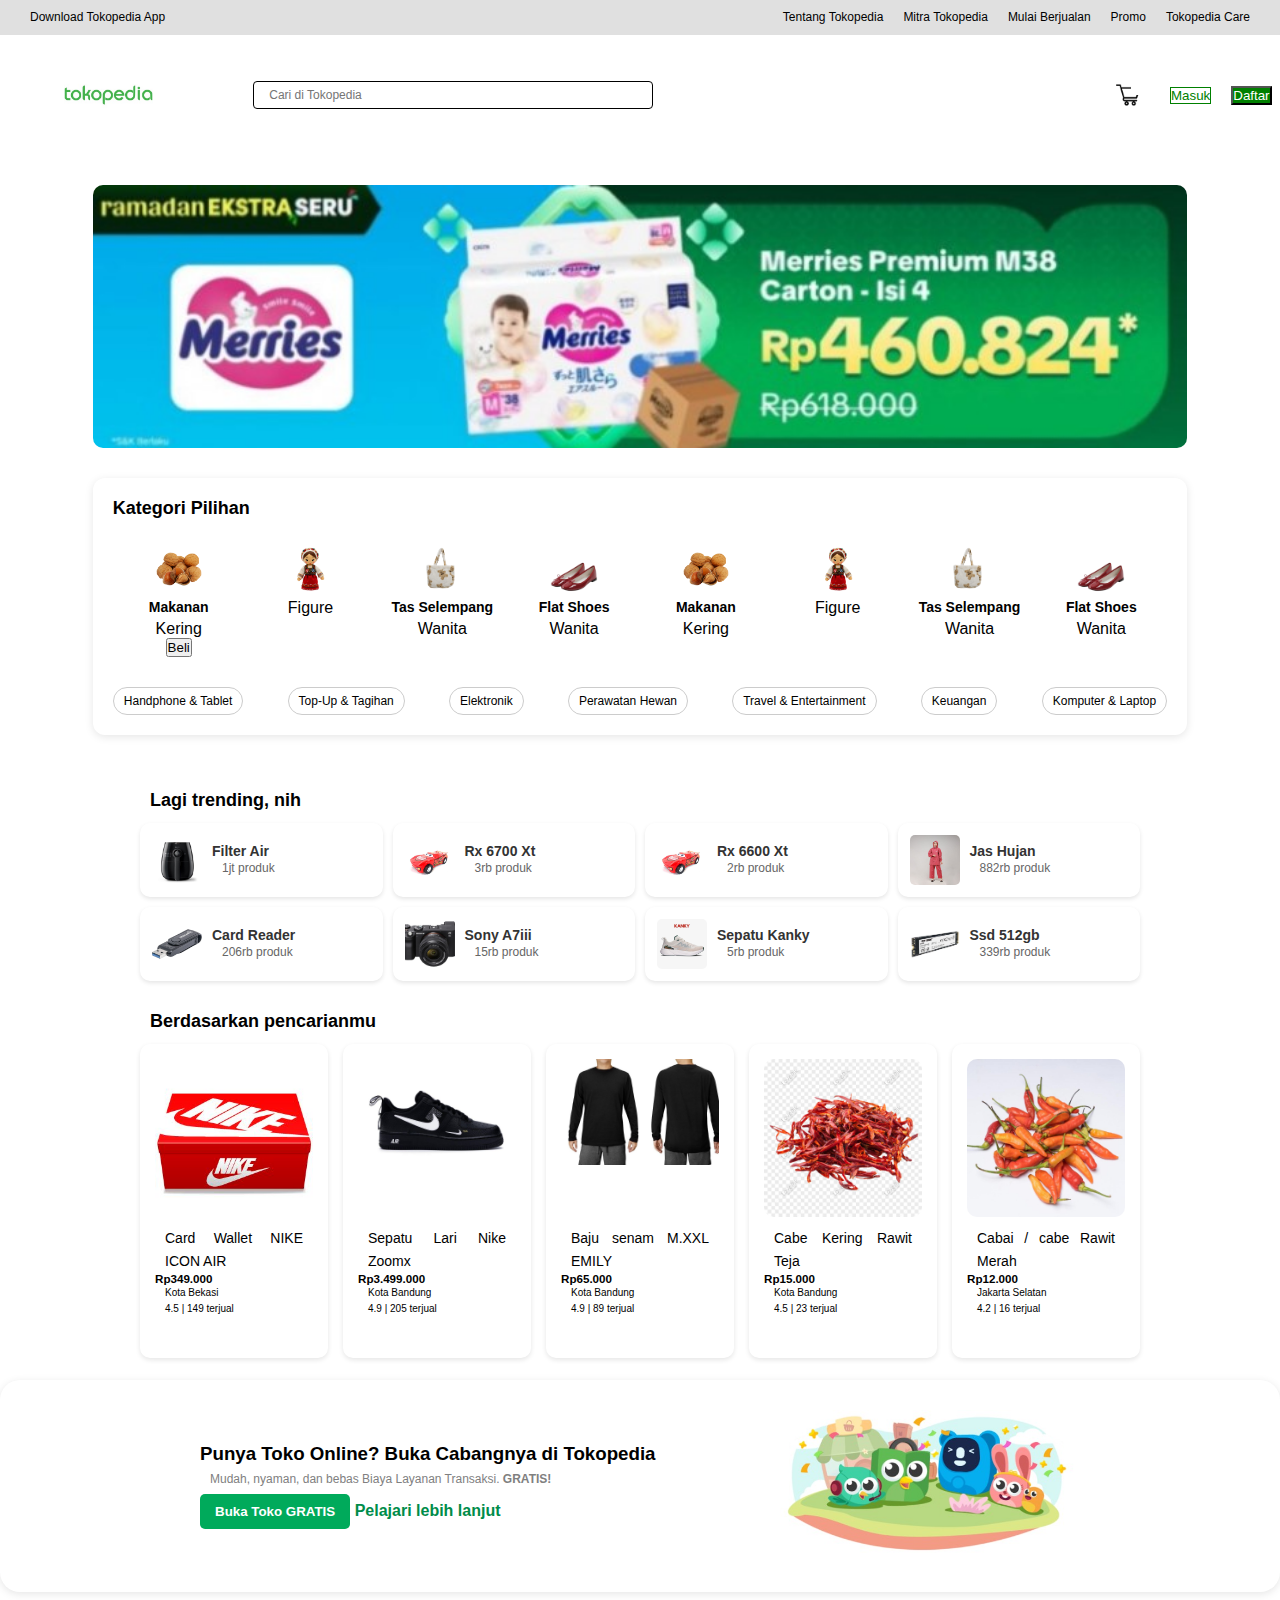
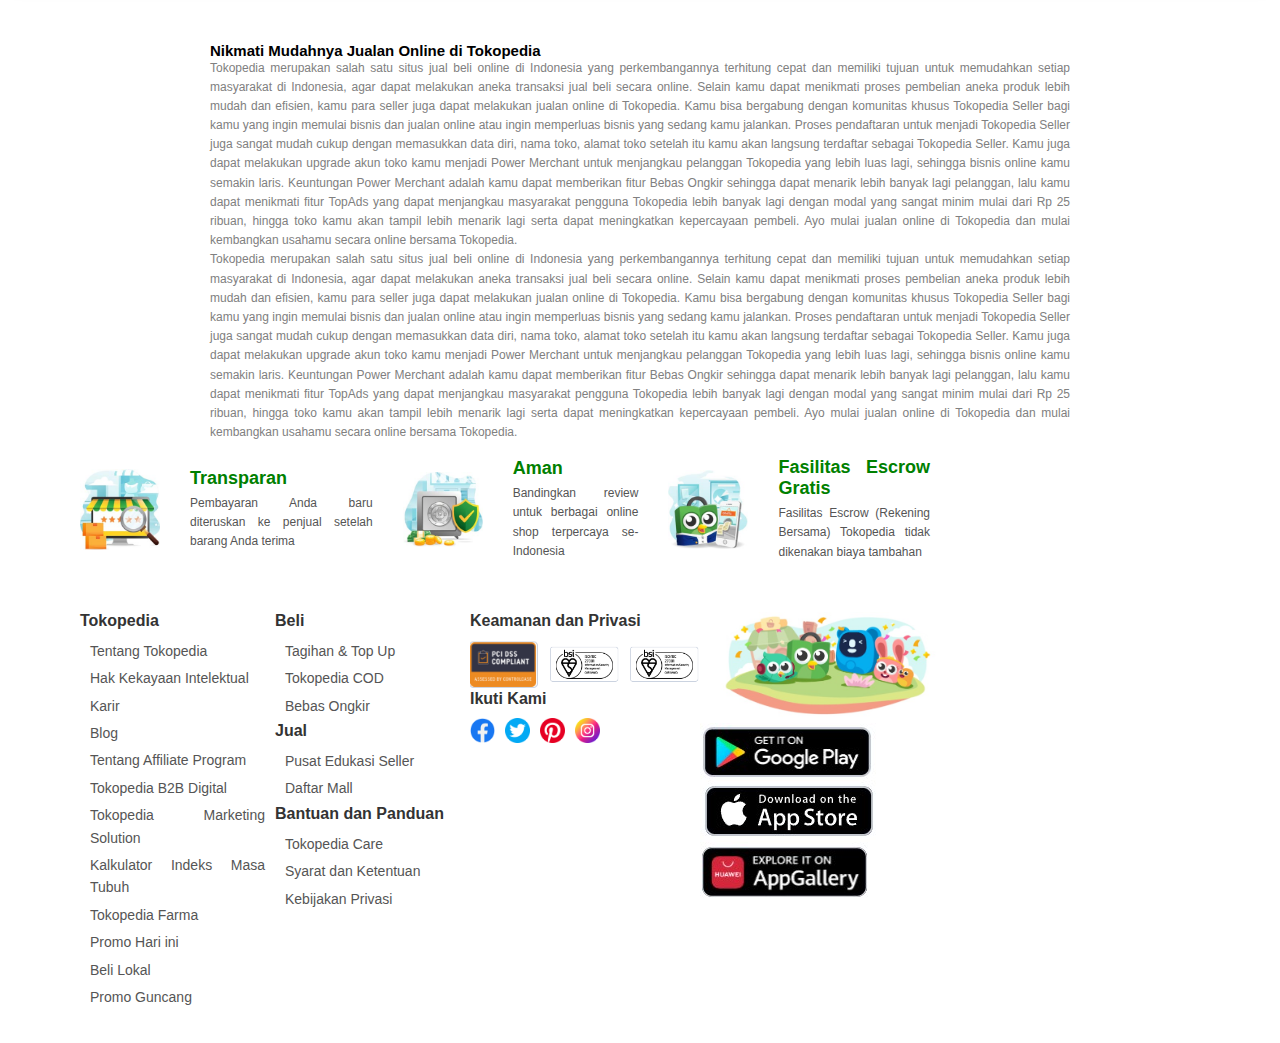
<file: pertemuan5/tugas.html>
<html>
    <head>
        <title>Tokopedia</title>
        <link rel="stylesheet" href="style.css">
    </head>
    <body>

        <div class="menu">
            <ul>
                <li>Download Tokopedia App</li>
                <li>Tentang Tokopedia</li>
                <li>Mitra Tokopedia</li>
                <li>Mulai Berjualan</li>
                <li>Promo</li>
                <li>Tokopedia Care</li>
            </ul>
        </div>

        <div class="container">

            <div class="header">
                <div class="logo">
                    <img src="img/logo.jpg" alt="Tokopedia Logo">
                </div>
                <div class="search">
                    <input type="text" placeholder="Cari di Tokopedia">
                </div>
                <div class="icons">
                    <img src="img/shopping-cart.png" alt="Cart" />
                    <div class="cart" id="total"></div>
                    <button class="btn-outline">Masuk</button>
                    <button class="btn-green">Daftar</button>
                </div>
                
            </div>
            <div class="banner">
                <img src="img/banner.jpg" alt="banner">
            </div>

            <div class="kategori">
                <div class="judul-kategori">Kategori Pilihan</div>
                    <ul class="letak">
                        <li>
                            <img src="img/dryfood.png" alt="Makanan Kering">
                            <div><b>Makanan</b> <span>Kering</span></div>
                            <button onclick= beli()>Beli</button>
                        </li>                                 
                        <li>
                            <img src="img/figure.png" alt="Figure">
                            <span>Figure</span>
                        </li>
                        <li>
                            <img src="img/tas.png" alt="Tas Selempang Pria">
                            <div><b>Tas Selempang</b> <span>Wanita</span></div>
                        </li>
                        <li>
                            <img src="img/flatshoes.png" alt="Flat Shoes Wanita">
                            <div><b>Flat Shoes</b> <span>Wanita</span></div>
                        </li>
                        <li>
                            <img src="img/dryfood.png" alt="Makanan Kering">
                            <div><b>Makanan</b> <span>Kering</span></div>
                        </li>
                        <li>
                            <img src="img/figure.png" alt="Figure">
                            <span>Figure</span>
                        </li>
                        <li>
                            <img src="img/tas.png" alt="Tas Selempang Pria">
                            <div><b>Tas Selempang</b> <span>Wanita</span></div>
                        </li>
                        <li>
                            <img src="img/flatshoes.png" alt="Flat Shoes Wanita">
                            <div><b>Flat Shoes</b> <span>Wanita</span></div>
                        </li>
                    </ul>

                    <ul class="category-tags">
                        <li>Handphone & Tablet</li>
                        <li>Top-Up & Tagihan</li>
                        <li>Elektronik</li>
                        <li>Perawatan Hewan</li>
                        <li>Travel & Entertainment</li>
                        <li>Keuangan</li>
                        <li>Komputer & Laptop</li>
                    </ul>
                </div>
            </div>

            <div class="trending-container">
                <h2>Lagi trending, nih</h2>
                <ul class="trending-list">
                    <li>
                        <img src="img/filterAir.jpeg" alt="Filter Air">
                        <div class="trending-text">
                            <strong>Filter Air</strong>
                            <p>1jt produk</p>
                        </div>
                    </li>
                    <li>
                        <img src="img/mobil.jpeg" alt="Rx 6700 Xt">
                        <div class="trending-text">
                            <strong>Rx 6700 Xt</strong>
                            <p>3rb produk</p>
                        </div>
                    </li>
                    <li>
                        <img src="img/mobil.jpeg" alt="Rx 6600 Xt">
                        <div class="trending-text">
                            <strong>Rx 6600 Xt</strong>
                            <p>2rb produk</p>
                        </div>
                    </li>
                    <li>
                        <img src="img/jashujan.jpeg" alt="Jas Hujan">
                        <div class="trending-text">
                            <strong>Jas Hujan</strong>
                            <p>882rb produk</p>
                        </div>
                    </li>
                    <li>
                        <img src="img/usb.jpeg" alt="Card Reader">
                        <div class="trending-text">
                            <strong>Card Reader</strong>
                            <p>206rb produk</p>
                        </div>
                    </li>
                    <li>
                        <img src="img/kamera.jpeg" alt="Sony A7iii">
                        <div class="trending-text">
                            <strong>Sony A7iii</strong>
                            <p>15rb produk</p>
                        </div>
                    </li>
                    <li>
                        <img src="img/sepatu.jpeg" alt="Sepatu Kanky">
                        <div class="trending-text">
                            <strong>Sepatu Kanky</strong>
                            <p>5rb produk</p>
                        </div>
                    </li>
                    <li>
                        <img src="img/ssd.jpeg" alt="Ssd 512gb">
                        <div class="trending-text">
                            <strong>Ssd 512gb</strong>
                            <p>339rb produk</p>
                        </div>
                    </li>
                </ul>

                <h2>Berdasarkan pencarianmu</h2>
                <ul class="pencarian">
                    <li>
                        <img src="img/box.jpeg" alt="Card Wallet">
                        <div class="desc_produk">
                            <p class="produk">Card Wallet NIKE ICON AIR</p>
                            <h5>Rp349.000</h5>
                            <div class="info">
                                <p>Kota Bekasi</p>
                                <p>4.5 | 149 terjual</p>
                                <p>&nbsp; </p>
                            </div>
                        </div>
                    </li>
                    <li>
                        <img src="img/sepatunike.jpeg" alt="Sepatu Lari Nike Zoomx">
                        <div class="desc_produk">
                            <p class="produk">Sepatu Lari Nike Zoomx</p>
                            <h5>Rp3.499.000</h5>
                            <div class="info">
                                <p>Kota Bandung</p>
                                <p>4.9 | 205 terjual</p>
                                <p>&nbsp; </p>
                            </div>
                        </div>
                    </li>
                    <li>
                        <img src="img/baju.jpeg" alt="Baju Senam M.XXL EMILY">
                        <div class="desc_produk">
                            <p class="produk">Baju senam M.XXL EMILY</p>
                            <h5>Rp65.000</h5>
                            <div class="info">
                                <p>Kota Bandung</p>
                                <p>4.9 | 89 terjual</p>
                                <p>&nbsp; </p>
                            </div>
                        </div>
                    </li>
                    <li>
                        <img src="img/Cabai Kering.jpeg" alt="Cabe Kering Rawit">
                        <div class="desc_produk">
                            <p class="produk">Cabe Kering Rawit Teja</p>
                            <h5>Rp15.000</h5>
                            <div class="info">
                                <p>Kota Bandung</p>
                                <p>4.5 | 23 terjual</p>
                                <p>&nbsp; </p>
                            </div>
                        </div>
                    </li>
                    <li>
                        <img src="img/caberawit.jpeg" alt="Cabai Rawit Merah">
                        <div class="desc_produk">
                            <p class="produk">Cabai / cabe Rawit Merah</p>
                            <h5>Rp12.000</h5>
                            <div class="info">
                                <p>Jakarta Selatan</p>
                                <p>4.2 | 16 terjual</p>
                                <p>&nbsp; </p>
                            </div>
                        </div>
                    </li>
                </ul>
            </div>
            
            <div class="tokopedia">
                <div class="header-tokopedia">
                    <div class="tokopedia-content">
                        <h3>Punya Toko Online? Buka Cabangnya di Tokopedia</h3>
                        <p class="subtitle">
                            Mudah, nyaman, dan bebas Biaya Layanan Transaksi. <b>GRATIS!</b>
                        </p>
                        <div class="link-tokopedia">
                            <button class="btn-open">Buka Toko GRATIS</button>
                            <a href="#">Pelajari lebih lanjut</a>
                        </div>
                    </div>
                    <div class="gambar-tokopedia">
                        <img src="img/tokopedia.jpeg" alt="Tokopedia">
                    </div>
                </div>
            </div>
            
            <div class="kalimat">
                <div class="ketentuan">
                    <h4>Nikmati Mudahnya Jualan Online di Tokopedia</h4>
                    <p>
                        Tokopedia merupakan salah satu situs jual beli online di Indonesia yang perkembangannya terhitung cepat dan memiliki tujuan untuk memudahkan setiap masyarakat di Indonesia, 
                        agar dapat melakukan aneka transaksi jual beli secara online. 
                        Selain kamu dapat menikmati proses pembelian aneka produk lebih mudah dan efisien, 
                        kamu para seller juga dapat melakukan jualan online di Tokopedia. 
                        Kamu bisa bergabung dengan komunitas khusus Tokopedia Seller bagi kamu yang ingin memulai 
                        bisnis dan jualan online atau ingin memperluas bisnis yang sedang kamu jalankan. 
                        Proses pendaftaran untuk menjadi Tokopedia Seller juga sangat mudah cukup dengan memasukkan data diri, 
                        nama toko, alamat toko setelah itu kamu akan langsung terdaftar sebagai Tokopedia Seller. 
                        Kamu juga dapat melakukan upgrade akun toko kamu menjadi Power Merchant untuk menjangkau pelanggan 
                        Tokopedia yang lebih luas lagi, sehingga bisnis online kamu semakin laris. Keuntungan Power Merchant 
                        adalah kamu dapat memberikan fitur Bebas Ongkir sehingga dapat menarik lebih banyak lagi pelanggan, 
                        lalu kamu dapat menikmati fitur TopAds yang dapat menjangkau masyarakat pengguna Tokopedia lebih banyak lagi 
                        dengan modal yang sangat minim mulai dari Rp 25 ribuan, hingga toko kamu akan tampil lebih menarik lagi serta 
                        dapat meningkatkan kepercayaan pembeli. Ayo mulai jualan online di Tokopedia dan mulai kembangkan usahamu secara 
                        online bersama Tokopedia.
                    </p>
                    <p> Tokopedia merupakan salah satu situs jual beli online di Indonesia yang perkembangannya terhitung cepat dan memiliki tujuan untuk memudahkan setiap masyarakat di Indonesia, 
                        agar dapat melakukan aneka transaksi jual beli secara online. 
                        Selain kamu dapat menikmati proses pembelian aneka produk lebih mudah dan efisien, 
                        kamu para seller juga dapat melakukan jualan online di Tokopedia. 
                        Kamu bisa bergabung dengan komunitas khusus Tokopedia Seller bagi kamu yang ingin memulai 
                        bisnis dan jualan online atau ingin memperluas bisnis yang sedang kamu jalankan. 
                        Proses pendaftaran untuk menjadi Tokopedia Seller juga sangat mudah cukup dengan memasukkan data diri, 
                        nama toko, alamat toko setelah itu kamu akan langsung terdaftar sebagai Tokopedia Seller. 
                        Kamu juga dapat melakukan upgrade akun toko kamu menjadi Power Merchant untuk menjangkau pelanggan 
                        Tokopedia yang lebih luas lagi, sehingga bisnis online kamu semakin laris. Keuntungan Power Merchant 
                        adalah kamu dapat memberikan fitur Bebas Ongkir sehingga dapat menarik lebih banyak lagi pelanggan, 
                        lalu kamu dapat menikmati fitur TopAds yang dapat menjangkau masyarakat pengguna Tokopedia lebih banyak lagi 
                        dengan modal yang sangat minim mulai dari Rp 25 ribuan, hingga toko kamu akan tampil lebih menarik lagi serta 
                        dapat meningkatkan kepercayaan pembeli. Ayo mulai jualan online di Tokopedia dan mulai kembangkan usahamu secara 
                        online bersama Tokopedia.
                    </p>
                </div>
                
            </div>
        
            <div class="features">
                <div class="feature">
                    <img src="img/transparan.jpg" alt="Transparan">
                    <div class="feature-text">
                        <h4>Transparan</h4>
                        <p>Pembayaran Anda baru diteruskan ke penjual setelah barang Anda terima</p>
                </div>
                <div class="feature">
                    <img src="img/Aman.jpg" alt="Aman">
                    <div class="feature-text">
                        <h4>Aman</h4>
                        <p>Bandingkan review untuk berbagai online shop terpercaya se-Indonesia</p>
                    </div>
                </div>
                <div class="feature">
                    <img src="img/fasilitas.jpg" alt="Escrow Gratis">
                    <div class="feature-text">
                        <h4>Fasilitas Escrow Gratis</h4>
                        <p>Fasilitas Escrow (Rekening Bersama) Tokopedia tidak dikenakan biaya tambahan</p>
                    </div>
                </div>
            </div>
        
            <div class="footer">
                 <div class="item">
                    <h3>Tokopedia</h3>
                    <p>Tentang Tokopedia</p>
                    <p>Hak Kekayaan Intelektual</p>
                    <p>Karir</p>
                    <p>Blog</p>
                    <p>Tentang Affiliate Program</p>
                    <p>Tokopedia B2B Digital</p>
                    <p>Tokopedia Marketing Solution</p>
                    <p>Kalkulator Indeks Masa Tubuh</p>
                    <p>Tokopedia Farma</p>
                    <p>Promo Hari ini</p>
                    <p>Beli Lokal</p>
                    <p>Promo Guncang</p>
                 </div>
                 <div class="item">
                    <h3>Beli</h3>
                    <p>Tagihan & Top Up</p>
                    <p>Tokopedia COD</p>
                    <p>Bebas Ongkir</p>
                    <h3>Jual</h3>
                    <p>Pusat Edukasi Seller</p>
                    <p>Daftar Mall</p>
                    <h3>Bantuan dan Panduan</h3>
                    <p>Tokopedia Care</p>
                    <p>Syarat dan Ketentuan</p>
                    <p>Kebijakan Privasi</p>
                 </div>
                 <div class="item">
                    <h3>Keamanan dan Privasi</h3>
                    <div class="gambar">
                        <img id="img" src="img/footer1.png" alt="">
                        <img id="img" src="img/footer2.png" alt="">
                        <img id="img" src="img/footer2.png" alt="">
                    </div>
                    <h3>Ikuti Kami</h3>
                    <div class="icon">
                        <img id="icons" src="img/facebook.png" alt="">
                        <img id="icons" src="img/twitter.png" alt="">
                        <img id="icons" src="img/pinterest.png" alt="">
                        <img id="icons" src="img/instagram.png" alt="">
                    </div>
                 </div>
                 <div class="item">
                    <img src="img/footer6.jpeg" alt="" id="gambar1">
                    <div class="img/appstore">
                        <img src="img/google.jpg" alt="">
                        <img src="img/appstore.jpg" alt="">
                        <img src="img/galery.jpg" alt="">
                    </div>
                </div>
            </div>
        </div>   
        
        <script>
            let hitung = 0;

            function beli(){
                hitung++;
                document.getElementById("total").innerHTML = hitung;
                total.style = 'background : green'
            }
        </script>
    </body>
</html>
</file>
<file: pertemuan5/style.css>
* {
    margin: 0;
    padding: 0;
    font-family: Arial, sans-serif;
    box-sizing: border-box; 
}

body {
    background-color: #ffffff;
}

.menu ul {
    list-style-type: none;
    display: flex;
    padding: 10px 20px;
    background-color: rgb(224, 224, 224);
    border-bottom: 1px solid #e0e0e0;
}

.menu ul li {
    margin: 0 10px;
    font-size: 12px;
}

.menu ul li:first-child {
    margin-right: auto;
}

.container {
    width: 90%;
    max-width: 1200px;
    margin: auto;
}

.header {
    display: flex;
    align-items: center;
    justify-content: space-between;
    padding: 10px 0;
}

.logo img {
    height: 50px; /* Sesuaikan tinggi logo */
    width: auto; /* Menjaga aspek rasio */
}


.search {
    flex-grow: 100; 
    margin: 0 100px;
}

.search input {
    padding: 6px 15px; 
    border-radius: 4px;
    border: 1px solid black;
    font-size: 12px;  
    text-align: left;  
    width: 400px;
}

.icons {
    display: flex;
    align-items: center;
    /* gap: 10px;background: red; */
    height: 100px;
    position: relative;
    width: 100px;
    /* padding: 10px; */
    gap: 10px;
    padding: 0px;
}

.cart{
    background: white;
    height:15px;
    left: 15px;
    position: absolute;
    top: 35px;
    width: 15px;
    color: white;
    font-size: 15px;
}

.list {
    display: none;
    position: absolute;
    background: white;
    border: 1px solid #ccc;
    padding: 10px;
    width: 200px;
    top: 50px;
    right: 10px;
}


.icons img {
    height: 24px;
    margin-right: 20px;
}

.btn {
    padding: 6px 15px;
    font-size: 12px;
    border: none;
    border-radius: 20px;

}

.btn-outline {
    background: white;
    border: 1px solid green;
    color: green;
    margin-right: 10px; 
}

.btn-green {
    background: green;
    color: white;
}

.banner {
    width: 95%;
    margin: 30px auto; 
}

.banner img {
    width: 100%;
    height: auto;
    display: block;
    border-radius: 10px;
}

.kategori {
    width: 95%;
    background: #fff;
    border-radius: 12px;
    padding: 20px;
    box-shadow: 0 2px 8px rgba(0, 0, 0, 0.1);
    margin: 20px auto; 
    margin-bottom: 5px; 
}

.judul-kategori {
    font-size: 18px;
    font-weight: bold;
    margin-bottom: 15px;
    text-align: left;
}

.letak {
    display: flex;
    justify-content: space-between; 
    list-style: none;
    padding: 0;
}

.btn-beli {
    padding: 6px 12px;
    background: green;
    color: white;
    border: none;
    border-radius: 15px;
    cursor: pointer;
    font-size: 14px;
}

.letak li {
    text-align: center;
    width: 15%; 
    padding: 10px;
    border-radius: 10px;
    display: flex;
    flex-direction: column;
    align-items: center;
    white-space: nowrap;
}

.letak li div {
    display: flex;
    flex-direction: column;
    align-items: center;
}

.letak li b {
    margin-bottom: 5px;
    font-size: 14px; 
}

.letak img {
    width: 50px;
    height: 50px;
    object-fit: contain;
    display: block;
    margin: 0 auto 5px;
}


.category-tags {
    display: flex;
    justify-content: space-between;
    margin-top: 20px;
    list-style: none;
    gap: 5px;
}

.category-tags li {
    background: transparent;
    padding: 6px 10px;
    border-radius: 15px;
    font-size: 12px;
    color: black;
    text-align: center;
    border: 1px solid #ccc;
    max-width: 100%;
    box-sizing: border-box;
}

.trending-container {
    width: 85%; /* Sesuaikan dengan banner */
    max-width: 1000px; /* Samakan dengan banner */
    margin: 0 auto; /* Tengahin */
    padding: 20px 0;
    box-sizing: border-box;
}

.trending-container h2 {
    font-size: 18px;
    font-weight: bold;
    margin-bottom: 12px;
    padding-left: 10px;
}

.trending-list {
    display: grid;
    grid-template-columns: repeat(4, 1fr); /* 4 kolom sejajar */
    gap: 10px;
    list-style: none;
    padding: 0;
    margin: 0;
}

.trending-list li {
    display: flex;
    align-items: center;
    background: #fff;
    border-radius: 10px;
    padding: 12px;
    box-shadow: 0 2px 4px rgba(0, 0, 0, 0.1);
    box-sizing: border-box;
}

.trending-list img {
    width: 50px;
    height: 50px;
    border-radius: 5px;
    object-fit: cover;
    margin-right: 10px;
}

.trending-text {
    display: flex;
    flex-direction: column;
    align-items: flex-start; /* Supaya teks sejajar kiri */
    white-space: nowrap; /* Biar teks bold gak pindah baris */
}

.trending-text strong {
    font-size: 14px;
    color: #333;
    display: block; /* Biar sejajar */
}

.trending-text p {
    font-size: 12px;
    color: #666;
    margin: 0; /* Hilangin margin biar lebih rapat */
}

.pencarian {
    display: flex;
    gap: 15px;
    list-style: none;
    padding: 0;
    flex-wrap: wrap;
    justify-content: center;
}

.pencarian li {
    background: white;
    padding: 15px;
    border-radius: 10px;
    box-shadow: 0 2px 5px rgba(0, 0, 0, 0.1);
    width: 200px;
    text-align: center;
    font-size: 14px;
    display: flex;
    flex-direction: column;
    justify-content: space-between;
    align-items: center;
}

.pencarian li img {
    width: 100%;
    height: auto;
    border-radius: 10px;
    margin-bottom: 10px;
}

.pencarian li div {
    margin-bottom: 5px;
}

.pencarian li .title {
    font-weight: bold;
    font-size: 16px;
    color: #333;
}

.pencarian li .price {
    color: #d0021b;
    font-size: 16px;
    font-weight: bold;
}

.pencarian li .location {
    font-size: 12px;
    color: #666;
}

.pencarian li:hover {
    box-shadow: 0 4px 10px rgba(0, 0, 0, 0.2);
    transform: scale(1.05);
    transition: 0.3s;
}
h2 {
    font-size: 20px;
    margin-bottom: 10px;
    text-align: center;
}

.pencarian {
    display: flex;
    gap: 15px;
    list-style: none;
    padding: 0;
    justify-content: center;
    flex-wrap: nowrap;
}

.pencarian li {
    background: white;
    padding: 15px;
    border-radius: 10px;
    box-shadow: 0 2px 5px rgba(0, 0, 0, 0.1);
    width: 200px;
    text-align: center;
    font-size: 14px;
    display: flex;
    flex-direction: column;
    justify-content: space-between;
    align-items: center;
}

.pencarian li img {
    width: 100%;
    height: auto;
    border-radius: 10px;
    margin-bottom: 10px;
}

.pencarian li div {
    margin-bottom: 5px;
}

.pencarian li .title {
    font-weight: bold;
    font-size: 16px;
    color: #333;
}

.pencarian li .price {
    color: #d0021b;
    font-size: 16px;
    font-weight: bold;
}

.pencarian li .location {
    font-size: 12px;
    color: #666;
}

.pencarian li:hover {
    box-shadow: 0 4px 10px rgba(0, 0, 0, 0.2);
    transform: scale(1.05);
    transition: 0.3s;
}
h2 {
    font-size: 20px;
    margin-bottom: 10px;
    text-align: left;
    margin-top: 30px;
}

.pencarian {
    display: flex;
    gap: 15px;
    list-style: none;
    padding: 0;
    justify-content: center;
    flex-wrap: nowrap;
}

.pencarian li {
    background: white;
    padding: 15px;
    border-radius: 10px;
    box-shadow: 0 2px 5px rgba(0, 0, 0, 0.1);
    width: 200px;
    text-align: center;
    font-size: 14px;
    display: flex;
    flex-direction: column;
    justify-content: space-between;
    align-items: center;
}

.pencarian li img {
    width: 100%;
    height: auto;
    border-radius: 10px;
    margin-bottom: 10px;
}

.pencarian li div {
    margin-bottom: 5px;
}

.pencarian li .title {
    font-weight: bold;
    font-size: 16px;
    color: #333;
}

.pencarian li .price {
    color: #d0021b;
    font-size: 16px;
    font-weight: bold;
}

.pencarian li .location {
    font-size: 12px;
    color: #666;
}

.pencarian li:hover {
    box-shadow: 0 4px 10px rgba(0, 0, 0, 0.2);
    transform: scale(1.05);
    transition: 0.3s;
}

.desc_produk{
    text-align: left;
}

.info{
    font-size: 10px;
}

.tokopedia {
    display: flex;
    justify-content: space-between;
    align-items: center;
    background: white;
    padding: 10px;
    border-radius: 20px;
    box-shadow: 0 2px 8px rgba(0, 0, 0, 0.1);
    width: 100%;
    margin: 20px 0; 
    margin-top: 2px;
}

.header-tokopedia {
    display: flex;
    align-items: center;
    justify-content: space-between;
    width: 100%;
}

.btn-open {
    background: #00aa5b;
    color: white;
    padding: 10px 15px;
    border: none;
    border-radius: 5px;
    cursor: pointer;
    font-weight: bold;
}

.link-tokopedia a {
    color: #008c4a;
    text-decoration: none;
    font-weight: bold;
}

.gambar-tokopedia img {
    max-width: 300px;
    height: auto;
}

.tokopedia {
    display: flex;
    justify-content: center;
    align-items: center;
    padding: 20px;
}

.header-tokopedia {
    display: flex;
    align-items: center;
    justify-content: space-between;
    gap: 20px;
    max-width: 900px;
    background: #ffffff;
    padding: 10px;
    border-radius: 100px;
}

.subtitle {
    color: grey;
    margin: 5px 0;
    font-size: 12px;
}

.kalimat {
    display: flex;
    justify-content: center;
    align-items: center;
    max-width: 890px;
    margin: 0 auto;
    
}

h4 {
    color: black;
    font-size: 15px;
    text-align: justify;
    padding: 0 10px;
}

p {
    margin-bottom: 10px;
    line-height: 1.6;
    max-width: 100em;
    margin: 0 auto;
    padding: 0 10px;
    text-align: justify;
}

.ketentuan {
    font-size: 12px;
    margin-top: 25px;
    text-align: justify;
    padding: 5px 5px;
    color: gray;
}

.features {
    display: flex;
    flex-direction: column;
    gap: 20px;
    padding: 0 10px;
    margin-top: 10px;
    text-align: left;
    max-width: 880px;
    margin-left: 70px;
    
}
.feature {
    display: flex;
    align-items: center;
    gap: 20px;
}
.feature img {
    width: 80px;
    flex-shrink: 0;
}
.feature-text {
    flex-grow: 1;
    text-align: justify;
}
.feature h4 {
    color: #008000;
    font-size: 18px;
    margin-bottom: 5px;
}
.feature p {
    font-size: 12px;
    color: #555;
}

.footer {
    display: flex;
    justify-content: space-between;
    align-items: flex-start;
    background-color: white;
    padding: 30px 0px !important; 
    font-family: Arial, sans-serif;
}

.footer .item {
    flex: 1;
    text-align: left; 
}

.footer h3 {
    font-size: 16px;
    font-weight: bold;
    color: #333;
    margin-bottom: 10px;
}

.footer p {
    font-size: 12px;
    color: #555;
    margin: 8px 0;
    cursor: pointer;
    transition: color 0.3s ease;
}

.footer p:hover {
    color: #008000;
}

.footer .icon {
    display: flex;
    gap: 10px;
    align-items: center;
}


.footer .icon img {
    width: 25px;
    height: 25px;
    cursor: pointer;
}


.footer .gambar {
    display: flex;
    gap: 10px;
    align-items: center;
}

.footer .gambar img {
    width: 70px;
    height: auto;
}

.footer .appstore {
    display: flex;
    gap: 10px;
    margin-top: 10px;
}

.footer .appstore img {
    width: 110px;
    height: auto;
    cursor: pointer;
}

#gambar1 {
    width: 220px;
    border-radius: 10px;
    margin-left: 20px; 
}
.footer {
    display: flex;
    justify-content: space-between;
    align-items: flex-start;
    background-color: white;
    padding: 30px 60px; 
    font-family: Arial, sans-serif;
}

.footer .item {
    flex: 1;
    text-align: left; 
}

.footer h3 {
    font-size: 16px;
    font-weight: bold;
    color: #333;
    margin-bottom: 10px;
}

.footer p {
    font-size: 14px;
    color: #555;
    margin: 5px 0;
    cursor: pointer;
    transition: color 0.3s ease;
}

.footer .icon {
    display: flex;
    gap: 10px;
    align-items: center;
}

.footer .icon img {
    width: 25px;
    height: 25px;
    cursor: pointer;
}

.footer .gambar {
    display: flex;
    gap: 10px;
    align-items: center;
}

.footer .gambar img {
    width: 70px;
    height: auto;
}

.footer .appstore {
    display: flex;
    gap: 10px;
    margin-top: 10px;
}

.footer .appstore img {
    width: 110px;
    height: auto;
    cursor: pointer;
}

#gambar1 {
    width: 220px;
    border-radius: 10px;
    margin-left: 20px; 
}
</file>
